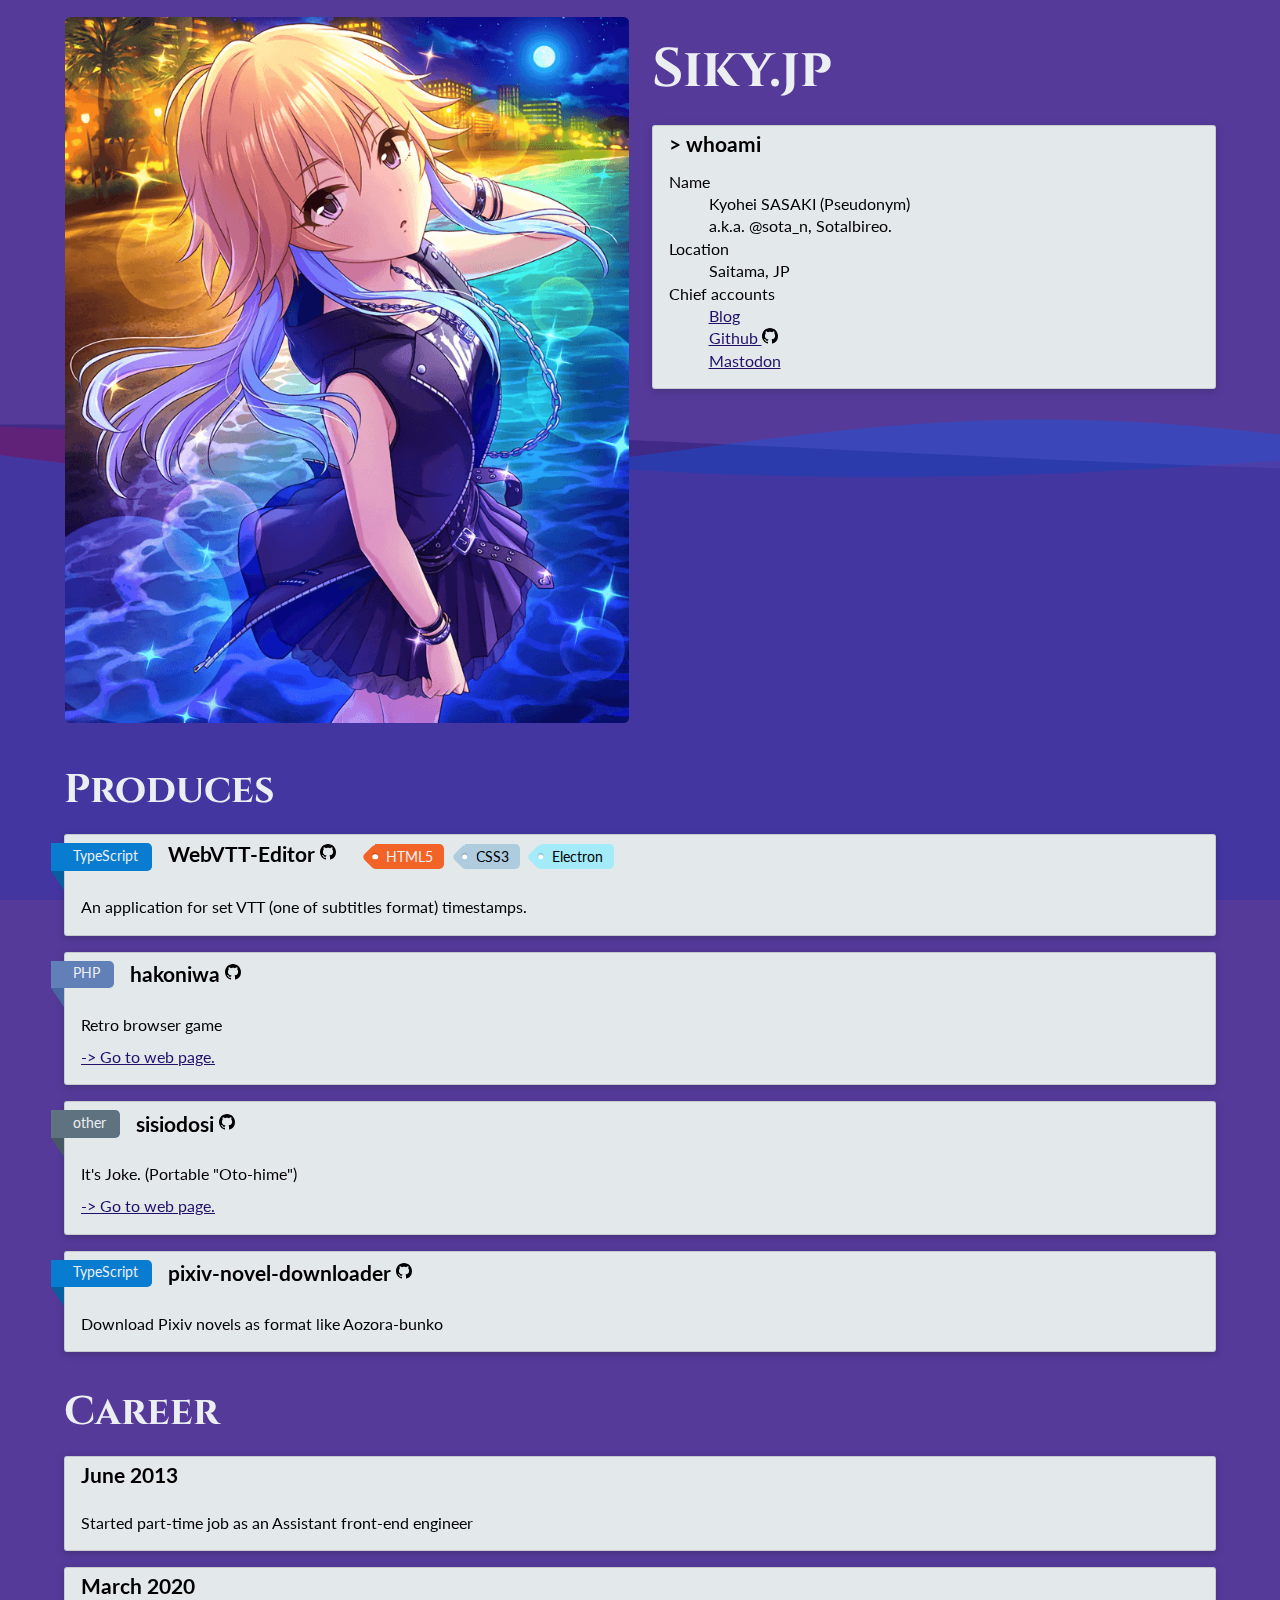
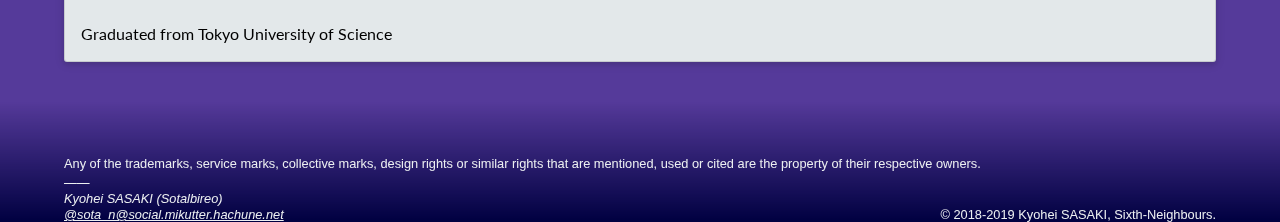
<file: index.html>
<!DOCTYPE html><html><head><meta charset="utf-8"><title>siky.jp</title><meta content="width=device-width,initial-scale=1,shrink-to-fit=no" name="viewport"><meta content="ie=edge" http-equiv="X-UA-Compatible"></head><body><div id="Main"></div><footer lang="en"><div class="grid"><p class="u-mb-0"><small>Any of the trademarks, service marks, collective marks, design rights or similar rights that are mentioned, used or cited are the property of their respective owners.</small></p><div class="grid-2cols mod-vertical-bottom"><div class="grid-2cols-col"><address class="u-lh-1"><small>&mdash;&mdash;<br>Kyohei SASAKI (Sotalbireo)<br><a class="mod-color-inverse" href="https://social.mikutter.hachune.net/@sota_n" target="_blank">@sota_n@social.mikutter.hachune.net</a></small></address></div><div class="grid-2cols-col mod-align-end u-text-right"><p class="u-lh-1 u-mb-0"><small>© 2018-2019 Kyohei SASAKI, Sixth-Neighbours.</small></p></div></div></div></footer><script src="index.js" type="text/javascript"></script></body></html>
</file>
